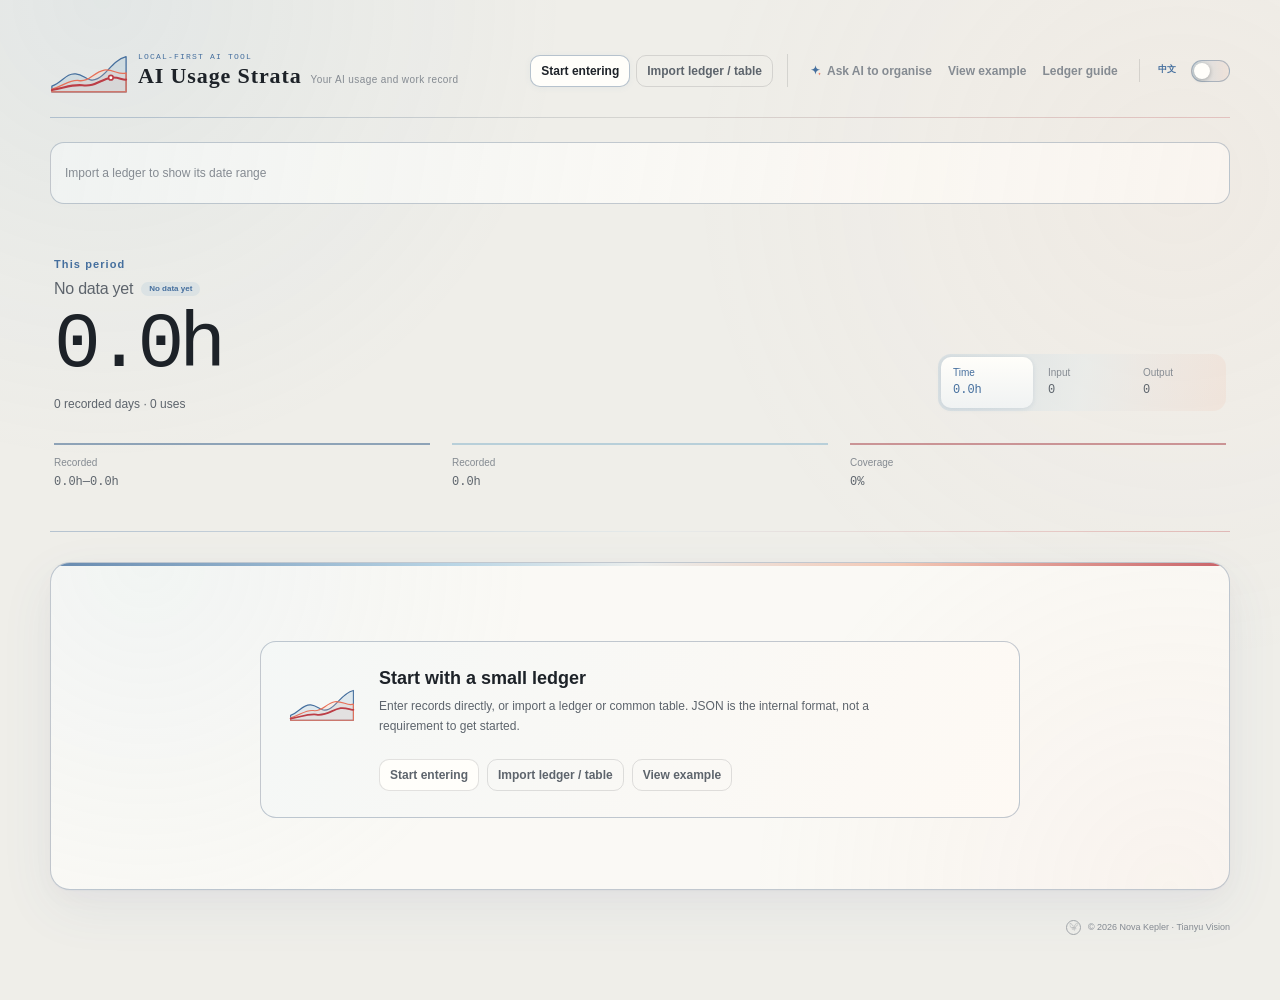
<file: index.html>
<!doctype html>
<html lang="en">
  <head>
    <meta charset="utf-8">
    <meta name="viewport" content="width=device-width, initial-scale=1">
    <meta name="description" content="A local-first AI usage ledger and visual dashboard.">
    <meta name="author" content="Nova Kepler · Tianyu Vision">
    <meta name="copyright" content="© 2026 Nova Kepler · Tianyu Vision">
    <title>AI Usage Strata</title>
    <link rel="stylesheet" href="assets/app.css">
  </head>
  <body>
    <main id="report-root" aria-live="polite"></main>
    <input id="ledger-file" type="file" accept="application/json,.json,text/csv,text/tab-separated-values,.csv,.tsv" hidden>
    <script src="assets/i18n.js"></script>
    <script src="data/demo-ledger.js"></script>
    <script src="assets/public-adapter.js"></script>
    <script src="assets/estimator.js"></script>
    <script src="assets/app.js"></script>
  </body>
</html>
</file>
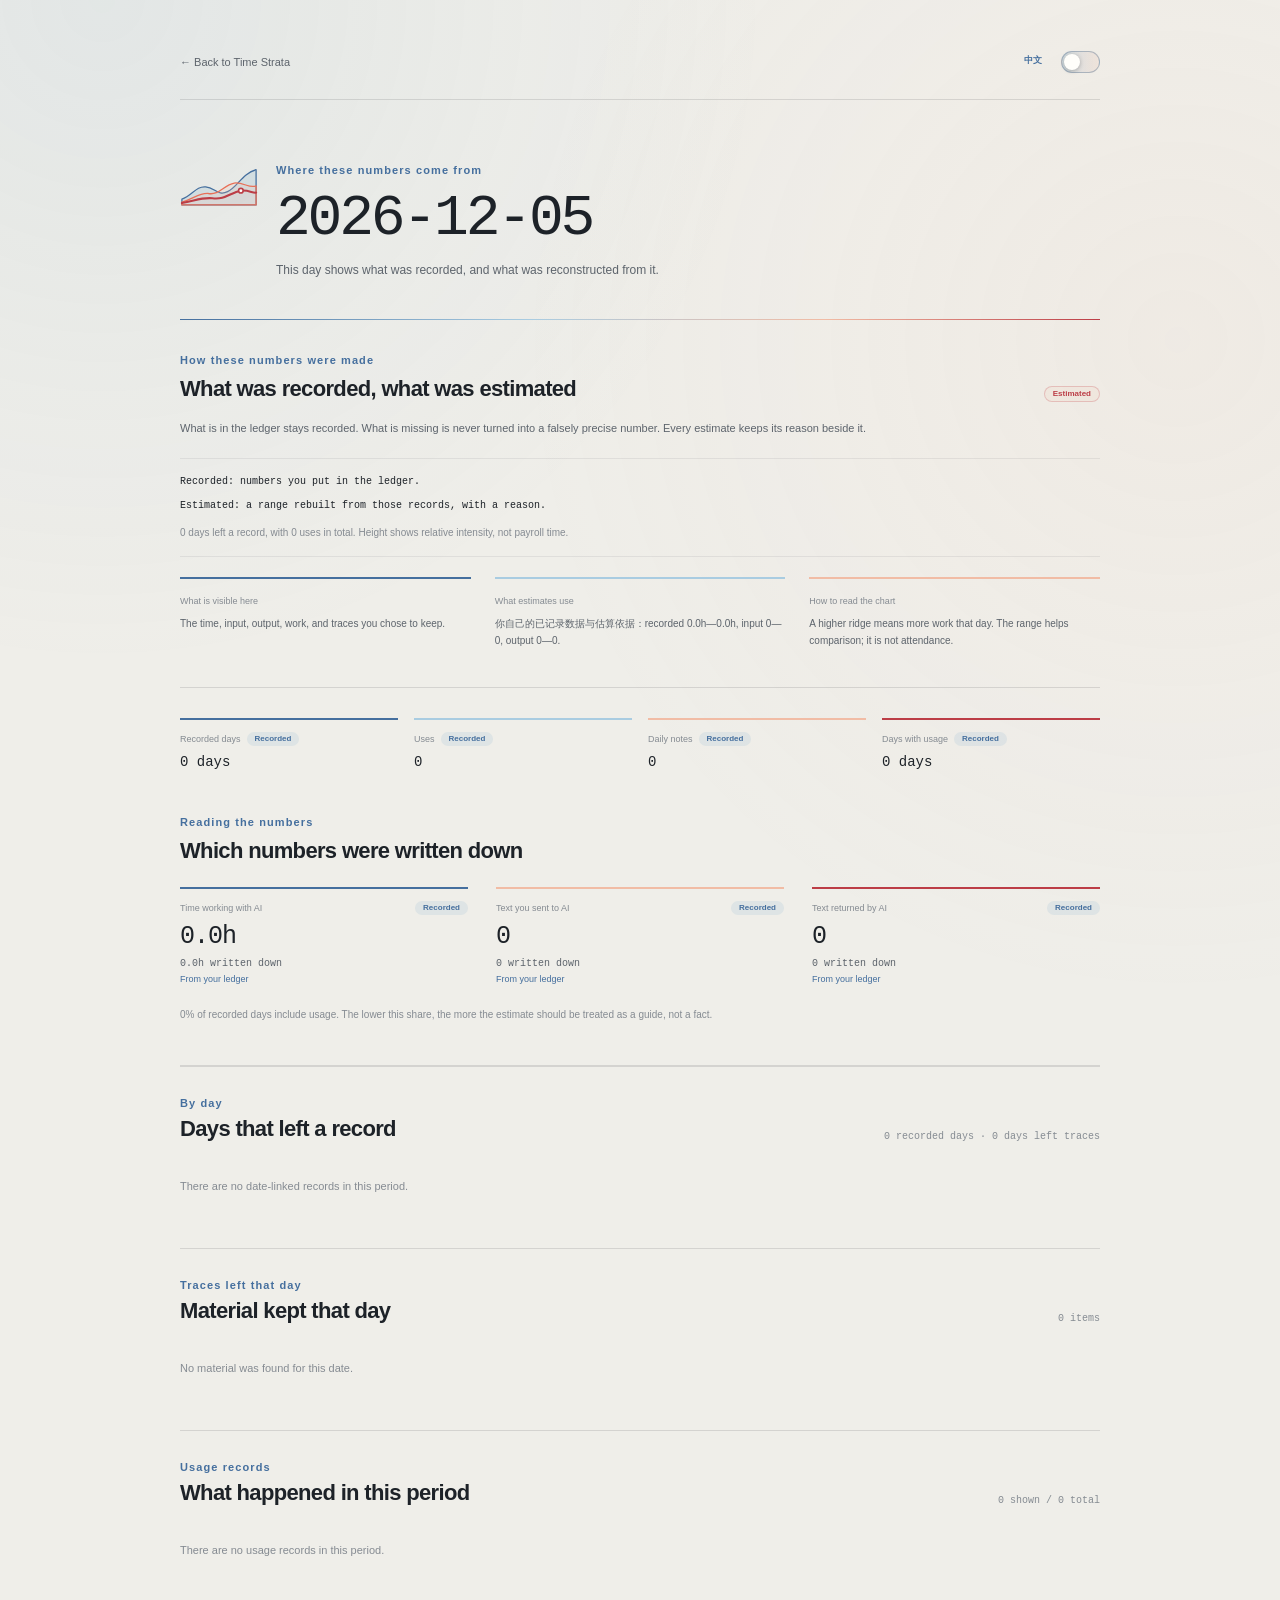
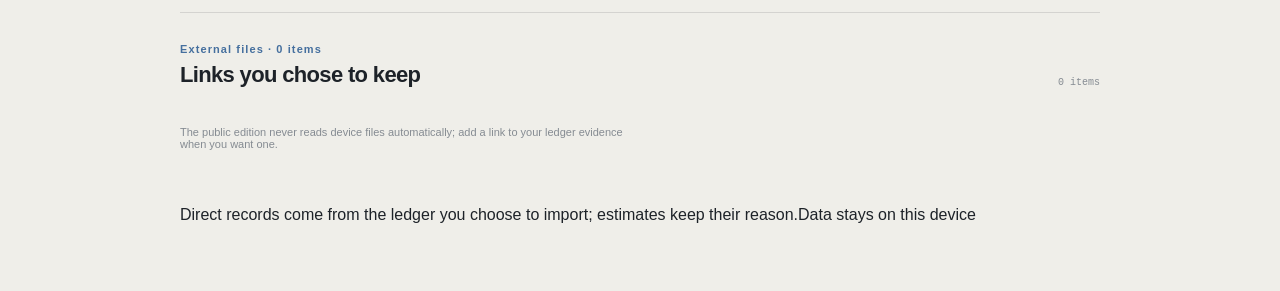
<file: evidence.html>
<!doctype html>
<html lang="zh-CN" data-theme="light">
  <head>
    <meta charset="utf-8">
    <meta name="viewport" content="width=device-width,initial-scale=1">
    <meta name="description" content="Evidence behind an AI Usage Strata ledger view.">
    <title>AI Usage Strata · 记录依据</title>
    <link rel="stylesheet" href="assets/app.css">
  </head>
  <body class="evidence-page">
    <main id="evidence-root"></main>
    <script src="assets/i18n.js"></script>
    <script src="data/demo-ledger.js"></script>
    <script src="assets/public-adapter.js"></script>
    <script src="assets/estimator.js"></script>
    <script src="assets/evidence.js"></script>
  </body>
</html>
</file>
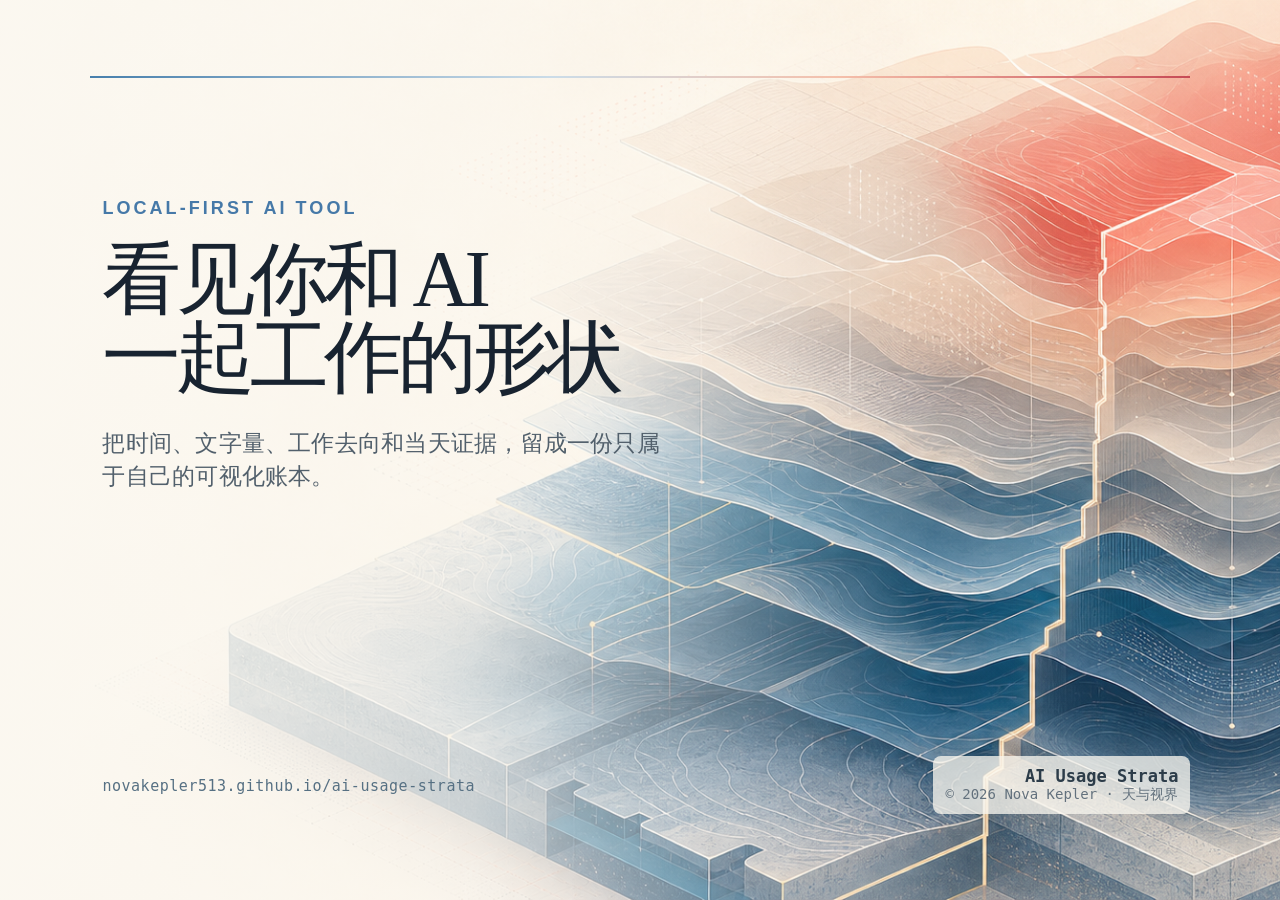
<file: docs/launch/visuals/cover-horizontal.html>
<!doctype html>
<html lang="zh-CN">
<head>
  <meta charset="utf-8">
  <meta name="viewport" content="width=device-width, initial-scale=1">
  <title>AI Usage Strata launch cover</title>
  <style>
    * { box-sizing: border-box; }
    html, body { width: 100%; height: 100%; margin: 0; }
    body { overflow: hidden; background: #f8f4ea; color: #182330; font-family: "PingFang SC", "Noto Sans CJK SC", "Helvetica Neue", Arial, sans-serif; }
    .cover { position: relative; width: 100vw; height: 100vh; overflow: hidden; background: #f8f4ea url("ridge-landscape-background.png") center / cover no-repeat; }
    .cover::after { content: ""; position: absolute; inset: 0; background: linear-gradient(90deg, rgba(251,248,241,.92) 0%, rgba(251,248,241,.72) 37%, rgba(251,248,241,.06) 73%); }
    .line { position: absolute; z-index: 2; top: 8.4%; left: 7%; width: 86%; height: 2px; background: linear-gradient(90deg, #477fac 0%, #cbdce8 42%, #f5c0ab 68%, #c74b56 100%); }
    .copy { position: absolute; z-index: 3; top: 22%; left: 8%; width: 47%; }
    .eyebrow { margin: 0 0 22px; color: #4679a8; font-size: 18px; font-weight: 700; letter-spacing: .17em; }
    h1 { max-width: 760px; margin: 0; font-family: Georgia, "Songti SC", serif; font-size: clamp(58px, 6.2vw, 104px); font-weight: 500; letter-spacing: -.065em; line-height: .98; }
    .sub { max-width: 560px; margin: 30px 0 0; color: #52606c; font-size: clamp(20px, 1.8vw, 30px); line-height: 1.45; letter-spacing: .01em; }
    .url { position: absolute; z-index: 3; left: 8%; bottom: 10%; color: #567083; font-family: ui-monospace, SFMono-Regular, Menlo, monospace; font-size: 15px; letter-spacing: .035em; }
    .brand { position: absolute; z-index: 3; right: 7%; bottom: 8%; padding: 10px 12px; border-radius: 8px; background: rgba(250,247,240,.76); color: #63717d; font-family: ui-monospace, SFMono-Regular, Menlo, monospace; font-size: 14px; text-align: right; }
    .brand b { display: block; color: #2c3c49; font-size: 17px; font-weight: 600; }
  </style>
</head>
<body>
  <main class="cover">
    <div class="line"></div>
    <section class="copy">
      <p class="eyebrow">LOCAL-FIRST AI TOOL</p>
      <h1>看见你和 AI<br>一起工作的形状</h1>
      <p class="sub">把时间、文字量、工作去向和当天证据，留成一份只属于自己的可视化账本。</p>
    </section>
    <p class="url">novakepler513.github.io/ai-usage-strata</p>
    <p class="brand"><b>AI Usage Strata</b>© 2026 Nova Kepler · 天与视界</p>
  </main>
</body>
</html>
</file>
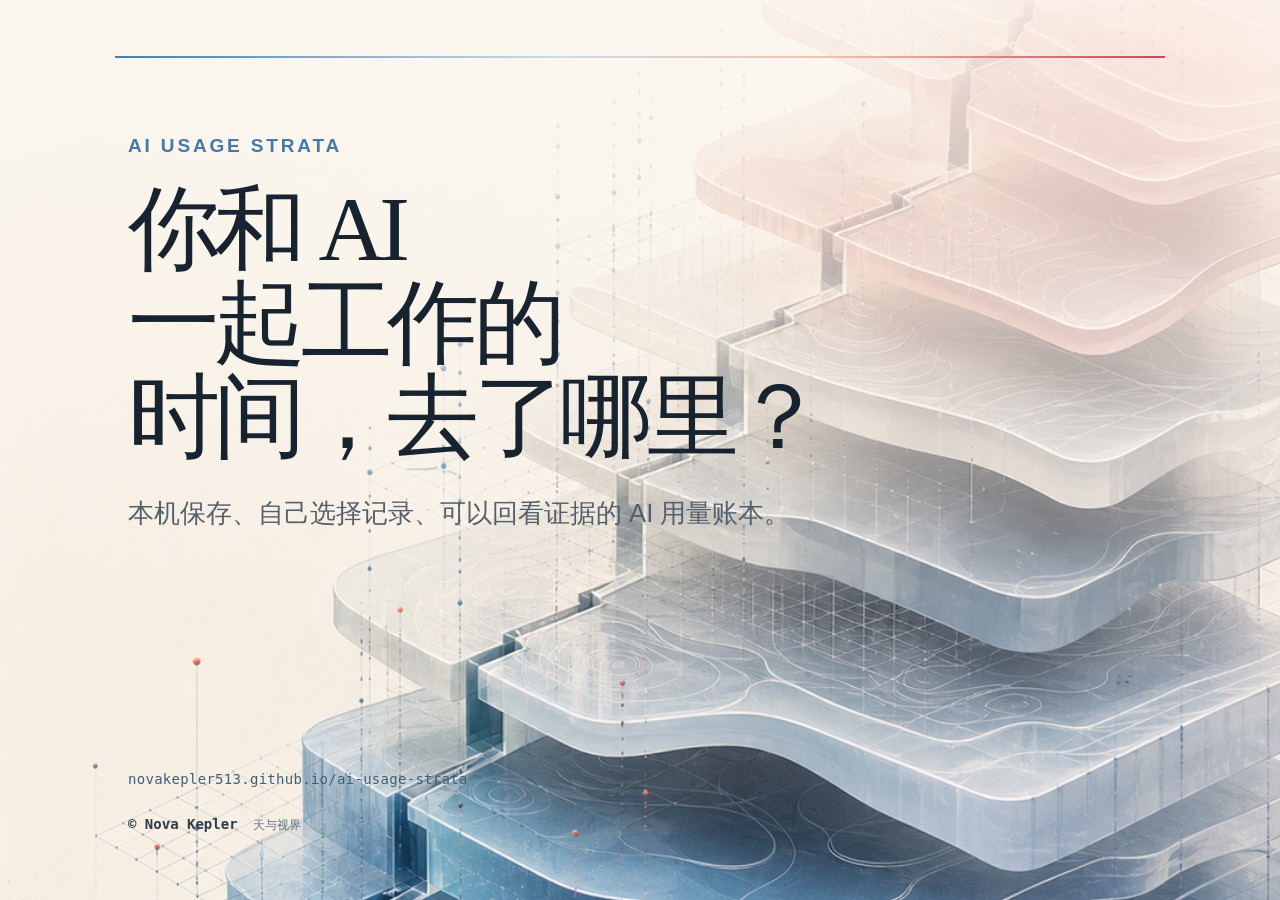
<file: docs/launch/visuals/cover-vertical.html>
<!doctype html>
<html lang="zh-CN">
<head>
  <meta charset="utf-8">
  <meta name="viewport" content="width=device-width, initial-scale=1">
  <title>AI Usage Strata social cover</title>
  <style>
    * { box-sizing: border-box; }
    html, body { width: 100%; height: 100%; margin: 0; }
    body { overflow: hidden; background: #f8f4ea; color: #182330; font-family: "PingFang SC", "Noto Sans CJK SC", "Helvetica Neue", Arial, sans-serif; }
    .cover { position: relative; width: 100vw; height: 100vh; overflow: hidden; background: #f8f4ea url("ridge-portrait-background.png") center / cover no-repeat; }
    .cover::after { content: ""; position: absolute; inset: 0; background: linear-gradient(180deg, rgba(251,248,241,.9) 0%, rgba(251,248,241,.57) 37%, rgba(251,248,241,.05) 69%); }
    .line { position: absolute; z-index: 2; top: 6.2%; left: 9%; width: 82%; height: 2px; background: linear-gradient(90deg, #477fac 0%, #cbdce8 42%, #f5c0ab 68%, #c74b56 100%); }
    .copy { position: absolute; z-index: 3; top: 15%; left: 10%; right: 10%; }
    .eyebrow { margin: 0 0 26px; color: #4679a8; font-size: 19px; font-weight: 700; letter-spacing: .15em; }
    h1 { margin: 0; font-family: Georgia, "Songti SC", serif; font-size: clamp(56px, 7.2vw, 92px); font-weight: 500; letter-spacing: -.06em; line-height: 1.02; }
    .sub { margin: 30px 0 0; color: #52606c; font-size: clamp(20px, 2vw, 27px); line-height: 1.55; }
    .url { position: absolute; z-index: 3; left: 10%; right: 10%; bottom: 11%; color: #3d6079; font-family: ui-monospace, SFMono-Regular, Menlo, monospace; font-size: 14px; letter-spacing: .02em; }
    .brand { position: absolute; z-index: 3; left: 10%; right: 10%; bottom: 6%; color: #63717d; font-family: ui-monospace, SFMono-Regular, Menlo, monospace; font-size: 12px; }
    .brand b { margin-right: 8px; color: #2c3c49; font-size: 14px; font-weight: 600; }
  </style>
</head>
<body>
  <main class="cover">
    <div class="line"></div>
    <section class="copy">
      <p class="eyebrow">AI USAGE STRATA</p>
      <h1>你和 AI<br>一起工作的<br>时间，去了哪里？</h1>
      <p class="sub">本机保存、自己选择记录、可以回看证据的 AI 用量账本。</p>
    </section>
    <p class="url">novakepler513.github.io/ai-usage-strata</p>
    <p class="brand"><b>© Nova Kepler</b> 天与视界</p>
  </main>
</body>
</html>
</file>
<file: assets/app.css>
:root {
  color-scheme: light;
  --bg: #efeee9;
  --paper: #faf9f5;
  --paper-strong: #fffefa;
  --ink: #1d2228;
  --ink-2: #5d646c;
  --ink-3: #858b92;
  --line: rgba(31, 35, 40, 0.13);
  --line-soft: rgba(31, 35, 40, 0.075);
  --cool-strong: #456f9e;
  --cool: #679dc3;
  --mist: #a9cce1;
  --neutral: #e7ebea;
  --peach: #f1bca5;
  --coral: #e87058;
  --warm-strong: #bc3d46;
  --active: var(--cool-strong);
  --active-soft: #e5edf4;
  --time: var(--cool-strong);
  --input: var(--coral);
  --output: var(--warm-strong);
  --m1: var(--cool-strong);
  --m2: var(--cool);
  --m3: var(--mist);
  --m4: var(--peach);
  --m5: var(--coral);
  --m6: var(--warm-strong);
  --shadow: 0 1px 1px rgba(69, 111, 158, 0.04), 0 18px 54px rgba(69, 111, 158, 0.075), 0 8px 24px rgba(188, 61, 70, 0.025);
  --sans: -apple-system, BlinkMacSystemFont, "SF Pro Text", "PingFang SC", sans-serif;
  --mono: "SFMono-Regular", Menlo, monospace;
}

.ledger-action {
  appearance: none;
  border: 1px solid var(--line);
  border-radius: 10px;
  background: var(--paper-strong);
  color: var(--ink-2);
  font: inherit;
  font-size: 12px;
  font-weight: 650;
  line-height: 1;
  padding: 9px 10px;
}

.ledger-action:hover { border-color: var(--cool); color: var(--cool-strong); }
.ledger-action-quiet { background: transparent; }
.ledger-action.ai-action { display: inline-flex; align-items: center; gap: 5px; }
.ai-spark { width: 13px; height: 13px; display: inline-flex; flex: none; }
.ai-spark svg { width: 100%; height: 100%; overflow: visible; }
.ai-spark-main { fill: var(--cool-strong); }
.ai-spark-small { fill: var(--coral); }
.ai-action:hover .ai-spark-main { fill: var(--warm-strong); }
.ai-action:hover .ai-spark-small { fill: var(--cool); }
.language-switch { appearance: none; min-width: 0; padding: 7px 4px; border: 0; background: transparent; color: var(--cool-strong); font-family: var(--mono); font-size: 9px; font-weight: 650; letter-spacing: 0.07em; line-height: 1; cursor: pointer; }
.language-switch:hover { color: var(--warm-strong); }

:root[data-theme="dark"] {
  color-scheme: dark;
  --bg: #151719;
  --paper: #1e2124;
  --paper-strong: #24272a;
  --ink: #f2f0ea;
  --ink-2: #b1b3b5;
  --ink-3: #777b80;
  --line: rgba(255, 255, 255, 0.14);
  --line-soft: rgba(255, 255, 255, 0.075);
  --cool-strong: #78a2c9;
  --cool: #8db9d2;
  --mist: #b4ccd8;
  --neutral: #aeb4b3;
  --peach: #dfaa93;
  --coral: #e37b65;
  --warm-strong: #d45b64;
  --active: var(--cool-strong);
  --active-soft: #283b62;
  --time: var(--cool-strong);
  --input: var(--coral);
  --output: var(--warm-strong);
  --m1: var(--cool-strong);
  --m2: var(--cool);
  --m3: var(--mist);
  --m4: var(--peach);
  --m5: var(--coral);
  --m6: var(--warm-strong);
  --shadow: 0 1px 1px rgba(0, 0, 0, 0.18), 0 16px 44px rgba(0, 0, 0, 0.24), 0 8px 26px rgba(212, 91, 100, 0.04);
}

* { box-sizing: border-box; }
html { background: var(--bg); }
body {
  margin: 0;
  background:
    radial-gradient(circle at 8% 0%, color-mix(in srgb, var(--cool) 9%, transparent) 0, transparent 30%),
    radial-gradient(circle at 92% 18%, color-mix(in srgb, var(--peach) 7%, transparent) 0, transparent 34%),
    var(--bg);
  color: var(--ink);
  font-family: var(--sans);
  -webkit-font-smoothing: antialiased;
}
button, input, summary { font: inherit; }
a { color: inherit; }
button { color: inherit; }
button:focus-visible, input:focus-visible, summary:focus-visible { outline: 3px solid color-mix(in srgb, var(--active) 40%, transparent); outline-offset: 3px; }
.report-shell[data-metric="time"] { --active: var(--time); }
.report-shell[data-metric="input"] { --active: var(--input); }
.report-shell[data-metric="output"] { --active: var(--output); }
.report-shell[data-ledger-state="empty"] .weekly-section,
.report-shell[data-ledger-state="empty"] .evidence-panel { display: none; }

.report-shell { width: min(1180px, calc(100% - 56px)); margin: 0 auto; padding-bottom: 64px; }
.app-bar { height: 94px; display: flex; align-items: center; justify-content: space-between; gap: 24px; border-bottom: 1px solid transparent; border-image: linear-gradient(90deg, color-mix(in srgb, var(--cool-strong) 34%, transparent), var(--line) 48%, color-mix(in srgb, var(--warm-strong) 24%, transparent)) 1; }
.app-identity { display: flex; align-items: center; gap: 10px; }
.strata-sign { width: 78px; height: 54px; display: block; flex: none; overflow: visible; }
.strata-sign svg { width: 100%; height: 100%; display: block; overflow: visible; stroke-linecap: round; stroke-linejoin: round; }
.sign-plane { stroke-width: 1.35; }
.sign-plane-back { fill: color-mix(in srgb, var(--cool) 16%, transparent); stroke: var(--cool-strong); }
.sign-plane-mid { fill: color-mix(in srgb, var(--peach) 18%, transparent); stroke: var(--coral); }
.sign-line-front { fill: none; stroke: var(--warm-strong); stroke-width: 2.2; }
.sign-node { fill: var(--paper-strong); stroke: var(--warm-strong); stroke-width: 1.7; }
.app-wordmark { display: grid; grid-template-columns: auto auto; column-gap: 9px; align-items: baseline; }
.app-wordmark > span { grid-column: 1 / -1; margin-bottom: 2px; color: var(--cool-strong); font-family: var(--mono); font-size: 8px; letter-spacing: 0.15em; text-transform: uppercase; }
.app-wordmark h1 { margin: 0; font-family: "Songti SC", "STSong", serif; font-size: 22px; font-weight: 600; letter-spacing: 0.04em; }
.app-wordmark p { margin: 0; color: var(--ink-3); font-size: 10px; letter-spacing: 0.04em; }
.app-actions { display: flex; align-items: center; justify-content: flex-end; gap: 14px; }
.nav-group { display: flex; align-items: center; gap: 6px; }
.nav-support, .nav-display { padding-left: 14px; border-left: 1px solid var(--line); }
.nav-primary .nav-primary-action { border-color: color-mix(in srgb, var(--cool-strong) 28%, var(--line)); color: var(--ink); box-shadow: 0 1px 7px color-mix(in srgb, var(--cool-strong) 6%, transparent); }
.nav-support { gap: 2px; }
.nav-support .ledger-action { padding-right: 6px; padding-left: 6px; border-color: transparent; color: var(--ink-3); font-weight: 560; }
.nav-support .ledger-action:hover { border-color: transparent; background: color-mix(in srgb, var(--cool) 9%, transparent); color: var(--cool-strong); }
.nav-display { gap: 10px; }
.theme-switch { position: relative; width: 39px; height: 22px; padding: 0; border: 1px solid color-mix(in srgb, var(--cool-strong) 24%, var(--line)); border-radius: 99px; background: linear-gradient(90deg, color-mix(in srgb, var(--cool) 22%, transparent), color-mix(in srgb, var(--peach) 18%, transparent)); cursor: pointer; }
.theme-switch span { position: absolute; top: 2px; left: 2px; width: 16px; height: 16px; border-radius: 50%; background: var(--paper-strong); box-shadow: 0 1px 4px rgba(0, 0, 0, 0.25); transition: transform 180ms ease; }
.theme-switch[aria-pressed="true"] span { transform: translateX(17px); }

main { padding-top: 24px; }
.command-bar { display: grid; grid-template-columns: auto auto 1fr; align-items: end; gap: 22px; min-height: 82px; padding: 12px 14px 13px; border: 1px solid color-mix(in srgb, var(--cool-strong) 18%, var(--line)); border-radius: 14px; background: linear-gradient(100deg, color-mix(in srgb, var(--cool) 7%, var(--paper)) 0%, color-mix(in srgb, var(--paper) 92%, transparent) 48%, color-mix(in srgb, var(--peach) 7%, var(--paper)) 100%); }
.command-bar-empty { display: flex; align-items: center; min-height: 62px; }
.empty-range-reading { margin: 0; color: var(--ink-3); font-size: 12px; }
.range-selectors { display: grid; gap: 7px; }
.range-labels { display: grid; grid-template-columns: 164px 12px 164px; column-gap: 10px; padding-left: 3px; color: var(--ink-3); font-size: 9px; letter-spacing: 0.06em; }
.range-labels span:nth-child(2) { grid-column: 3; }
.range-fields { min-width: 0; display: grid; grid-template-columns: 164px 12px 164px; column-gap: 10px; align-items: center; }
.date-control { position: relative; min-width: 0; }
.date-roller { height: 52px; display: grid; grid-template-columns: repeat(3, 1fr); overflow: hidden; border: 1px solid color-mix(in srgb, var(--cool-strong) 16%, var(--line)); border-radius: 10px; background: linear-gradient(180deg, var(--paper-strong), color-mix(in srgb, var(--neutral) 25%, var(--paper-strong))); }
.date-roller > span { min-width: 0; display: grid; align-items: stretch; text-align: center; border-right: 1px solid color-mix(in srgb, var(--line) 72%, transparent); }
.date-roller > span:last-child { border-right: 0; }
.date-roller .date-value { width: 100%; height: 100%; padding: 0; border: 0; background: transparent; color: var(--ink); font-family: var(--mono); font-size: 11px; font-weight: 500; line-height: 1; white-space: nowrap; cursor: pointer; }
.date-roller .date-value:hover, .date-roller .date-value[aria-expanded="true"] { background: color-mix(in srgb, var(--neutral) 48%, var(--paper-strong)); color: var(--ink); }
.date-roller .date-value:focus-visible { outline: 1px solid color-mix(in srgb, var(--ink-3) 52%, transparent); outline-offset: -3px; }
.date-control.is-open .date-roller { visibility: hidden; }
.date-wheel-panel { position: absolute; z-index: 30; top: -52px; left: 0; width: 100%; overflow: hidden; border: 1px solid color-mix(in srgb, var(--ink-3) 22%, var(--line)); border-radius: 10px; background: color-mix(in srgb, var(--paper-strong) 98%, transparent); box-shadow: 0 14px 30px color-mix(in srgb, var(--ink) 12%, transparent); backdrop-filter: blur(16px); }
.date-wheel-panel::before, .date-wheel-panel::after { position: absolute; z-index: 2; right: 0; left: 0; height: 1px; background: color-mix(in srgb, var(--ink-3) 24%, var(--line)); content: ""; pointer-events: none; }
.date-wheel-panel::before { top: 59px; }
.date-wheel-panel::after { top: 94px; }
.date-wheel-panel[hidden] { display: none; }
.date-wheel-columns { display: grid; grid-template-columns: repeat(3, 1fr); }
.date-wheel-column { min-width: 0; border-right: 1px solid color-mix(in srgb, var(--line) 72%, transparent); }
.date-wheel-column:last-child { border-right: 0; }
.date-wheel-list { height: 154px; overflow-y: auto; background: linear-gradient(180deg, color-mix(in srgb, var(--neutral) 42%, transparent), transparent 34%, transparent 66%, color-mix(in srgb, var(--neutral) 42%, transparent)); scroll-snap-type: y mandatory; scrollbar-width: none; overscroll-behavior: contain; }
.date-wheel-list::-webkit-scrollbar { display: none; }
.date-wheel-list::before, .date-wheel-list::after { display: block; height: 60px; content: ""; }
.date-wheel-list button { width: 100%; height: 34px; padding: 0 4px; border: 0; background: transparent; color: var(--ink-3); font-family: var(--mono); font-size: 11px; font-weight: 500; line-height: 1; scroll-snap-align: center; cursor: pointer; }
.date-wheel-list button:hover { background: color-mix(in srgb, var(--neutral) 42%, transparent); color: var(--ink); }
.date-wheel-list button[aria-selected="true"] { background: transparent; color: var(--ink); font-weight: 500; }
.date-range-alert { position: fixed; z-index: 90; top: 76px; left: 50%; width: max-content; max-width: calc(100vw - 32px); margin: 0; padding: 8px 11px; transform: translateX(-50%); border: 1px solid color-mix(in srgb, var(--warm-strong) 38%, var(--line)); border-radius: 9px; background: color-mix(in srgb, var(--peach) 24%, var(--paper-strong)); box-shadow: 0 8px 24px color-mix(in srgb, var(--ink) 12%, transparent); color: var(--warm-strong); font-size: 10px; line-height: 1.4; }
.date-range-alert[hidden] { display: none; }
.date-control.is-invalid .date-roller, .date-control.is-invalid .date-wheel-panel { border-color: color-mix(in srgb, var(--warm-strong) 58%, var(--line)); animation: date-nudge 220ms ease-out; }
@keyframes date-nudge { 35% { transform: translateX(3px); } 70% { transform: translateX(-2px); } }
.range-fields i { width: 12px; height: 1px; background: var(--line); }
.range-presets { display: flex; gap: 2px; padding: 0 0 4px 8px; border-left: 1px solid var(--line); }
.range-presets button { height: 32px; padding: 0 11px; border: 0; border-radius: 8px; background: transparent; color: var(--ink-2); font-size: 11px; cursor: pointer; }
.range-presets button:hover { background: color-mix(in srgb, var(--cool) 10%, var(--paper-strong)); color: var(--ink); }
.range-presets button[aria-pressed="true"] { background: linear-gradient(135deg, var(--cool-strong), var(--cool)); color: #fff; box-shadow: 0 4px 12px color-mix(in srgb, var(--cool-strong) 18%, transparent); }
.selection-reading { justify-self: end; align-self: center; margin: 14px 4px 0 0; color: var(--ink-3); font-family: var(--mono); font-size: 10px; }

.overview-section { display: grid; grid-template-columns: minmax(0, 1fr) auto; gap: 32px 56px; padding: 54px 4px 42px; border-bottom: 1px solid transparent; border-image: linear-gradient(90deg, color-mix(in srgb, var(--cool-strong) 34%, transparent), var(--neutral) 52%, color-mix(in srgb, var(--warm-strong) 30%, transparent)) 1; }
.overview-header { display: contents; }
.eyebrow { margin: 0 0 10px; color: var(--active); font-size: 11px; font-weight: 650; letter-spacing: 0.1em; }
.metric-heading { display: flex; align-items: center; gap: 8px; margin-bottom: 9px; }
.metric-reading h2 { margin: 0; color: var(--ink-2); font-size: 16px; font-weight: 500; letter-spacing: -0.015em; }
.metric-reading > strong { display: block; max-width: 720px; overflow: hidden; color: var(--ink); font-family: var(--mono); font-size: clamp(46px, 7vw, 78px); font-weight: 500; letter-spacing: -0.065em; line-height: 0.98; text-overflow: ellipsis; white-space: nowrap; }
.metric-reading > p:last-child { margin: 14px 0 0; color: var(--ink-2); font-size: 12px; }
.metric-switch { align-self: end; height: fit-content; display: grid; grid-template-columns: repeat(3, minmax(78px, 1fr)); gap: 3px; padding: 3px; border-radius: 13px; background: linear-gradient(100deg, color-mix(in srgb, var(--cool) 16%, transparent), color-mix(in srgb, var(--neutral) 64%, transparent) 50%, color-mix(in srgb, var(--peach) 18%, transparent)); }
.metric-switch button { min-width: 92px; padding: 10px 12px 11px; border: 0; border-radius: 10px; background: transparent; text-align: left; cursor: pointer; }
.metric-switch button[data-metric="time"] { --button-tone: var(--time); }
.metric-switch button[data-metric="input"] { --button-tone: var(--input); }
.metric-switch button[data-metric="output"] { --button-tone: var(--output); }
.metric-switch button:hover { background: color-mix(in srgb, var(--paper-strong) 78%, transparent); }
.metric-switch button[aria-pressed="true"] { background: linear-gradient(180deg, var(--paper-strong), color-mix(in srgb, var(--button-tone) 8%, var(--paper-strong))); box-shadow: 0 1px 5px color-mix(in srgb, var(--button-tone) 14%, transparent); }
.metric-switch span { display: block; color: var(--ink-3); font-size: 10px; }
.metric-switch b { display: block; margin-top: 5px; color: var(--ink-2); font-family: var(--mono); font-size: 12px; font-weight: 500; }
.metric-switch button[aria-pressed="true"] span, .metric-switch button[aria-pressed="true"] b { color: var(--active); }
.metric-context { grid-column: 1 / -1; align-self: end; display: grid; grid-template-columns: repeat(3, minmax(108px, 1fr)); gap: 22px; }
.metric-context span { min-width: 0; padding-top: 12px; border-top: 2px solid var(--line); }
.metric-context span:nth-child(1) { border-color: color-mix(in srgb, var(--cool-strong) 48%, var(--line)); }
.metric-context span:nth-child(2) { border-color: color-mix(in srgb, var(--mist) 62%, var(--line)); }
.metric-context span:nth-child(3) { border-color: color-mix(in srgb, var(--warm-strong) 42%, var(--line)); }
.metric-context small, .metric-context b { display: block; }
.metric-context small { color: var(--ink-3); font-size: 10px; }
.metric-context b { margin-top: 7px; overflow: hidden; color: var(--ink-2); font-family: var(--mono); font-size: 12px; font-weight: 500; text-overflow: ellipsis; white-space: nowrap; }

.hero-analysis { position: relative; margin-top: 30px; padding: clamp(26px, 3vw, 38px); border: 1px solid color-mix(in srgb, var(--cool-strong) 19%, var(--line)); border-radius: 20px; background: radial-gradient(circle at 8% 0%, color-mix(in srgb, var(--mist) 10%, transparent), transparent 34%), radial-gradient(circle at 95% 100%, color-mix(in srgb, var(--peach) 9%, transparent), transparent 36%), var(--paper); box-shadow: var(--shadow); overflow: hidden; }
.hero-analysis::before { content: ""; position: absolute; top: 0; right: 0; left: 0; height: 3px; background: linear-gradient(90deg, var(--cool-strong), var(--mist) 34%, var(--neutral) 50%, var(--peach) 72%, var(--warm-strong)); opacity: 0.8; }
.chart-intro { display: grid; grid-template-columns: minmax(0, 1fr) auto; align-items: end; gap: 36px; padding-bottom: 20px; border-bottom: 1px solid transparent; border-image: linear-gradient(90deg, color-mix(in srgb, var(--cool-strong) 24%, transparent), var(--line) 50%, color-mix(in srgb, var(--warm-strong) 20%, transparent)) 1; }
.chart-copy h2 { margin: 0; font-size: clamp(22px, 2.7vw, 32px); font-weight: 550; letter-spacing: -0.035em; line-height: 1.18; }
.chart-copy h2 a { text-decoration: none; text-decoration-color: color-mix(in srgb, var(--cool-strong) 35%, transparent); text-underline-offset: 5px; }
.chart-copy h2 a:hover { text-decoration-line: underline; }
.chart-copy > p:last-child { max-width: 720px; margin: 10px 0 0; color: var(--ink-2); font-size: 12px; line-height: 1.6; }
.chart-key { display: grid; justify-items: end; gap: 10px; color: var(--ink-3); font-size: 10px; }
.chart-key > a { color: var(--ink-2); font-family: var(--mono); font-size: 11px; font-weight: 500; text-decoration: none; }
.chart-key > a:hover { color: var(--cool-strong); }
.ridge-legend { display: inline-flex; align-items: center; gap: 8px; white-space: nowrap; }
.ridge-legend i { width: 86px; height: 8px; display: inline-block; border-radius: 99px; background: linear-gradient(90deg, #456f9e 0%, #83b3cf 26%, #e7ebea 50%, #f3b69f 72%, #bc3d46 100%); }
.ridge-legend em { font-style: normal; }
.primary-chart { min-height: 390px; padding-top: 6px; }
.hero-analysis.is-empty .chart-intro { display: none; }
.hero-analysis.is-empty .primary-chart { min-height: 250px; display: grid; place-items: center; }
.empty-ledger-card { width: min(760px, 100%); display: grid; grid-template-columns: 72px minmax(0, 1fr); gap: 18px; align-items: center; padding: 26px 28px; border: 1px solid color-mix(in srgb, var(--cool-strong) 20%, var(--line)); border-radius: 16px; background: linear-gradient(115deg, color-mix(in srgb, var(--cool) 7%, var(--paper-strong)), color-mix(in srgb, var(--peach) 7%, var(--paper-strong))); }
.empty-ledger-card .strata-sign { width: 66px; height: 45px; }
.empty-ledger-card strong { display: block; margin-bottom: 7px; color: var(--ink); font-size: 18px; }
.empty-ledger-card p { max-width: 540px; margin: 0; color: var(--ink-2); font-size: 12px; line-height: 1.7; }
.empty-ledger-actions { grid-column: 2; display: flex; flex-wrap: wrap; gap: 8px; margin-top: 4px; }
.ledger-transition { width: fit-content; max-width: 100%; margin: 0 0 12px; padding: 8px 11px; border: 1px solid color-mix(in srgb, var(--cool-strong) 25%, var(--line)); border-radius: 8px; color: var(--cool-strong); background: color-mix(in srgb, var(--cool) 8%, var(--paper-strong)); font-size: 11px; line-height: 1.4; }
.ledger-transition[hidden] { display: none; }
.ledger-guide { width: min(560px, calc(100% - 32px)); padding: 0; border: 1px solid color-mix(in srgb, var(--cool-strong) 24%, var(--line)); border-radius: 18px; color: var(--ink); background: var(--paper); box-shadow: var(--shadow); }
.ledger-guide::backdrop { background: rgba(20, 29, 35, 0.26); backdrop-filter: blur(3px); }
.ledger-guide > div { padding: 30px; }
.ledger-guide h2 { margin: 0 0 12px; font-size: 24px; }
.ledger-guide p { margin: 0; color: var(--ink-2); font-size: 13px; line-height: 1.7; }
.ledger-minimum { display: grid; gap: 7px; margin-top: 17px; padding: 12px 14px; border-left: 2px solid var(--cool-strong); border-radius: 0 10px 10px 0; background: color-mix(in srgb, var(--cool) 7%, var(--paper-strong)); }
.ledger-minimum span { color: var(--ink-3); font-size: 10px; }
.ledger-minimum code { color: var(--cool-strong); font-family: var(--mono); font-size: 11px; }
.ledger-guide ol { display: grid; gap: 12px; margin: 22px 0 26px; padding: 0; list-style: none; counter-reset: steps; }
.ledger-guide li { position: relative; min-height: 42px; padding-left: 42px; counter-increment: steps; }
.ledger-guide li::before { content: counter(steps); position: absolute; top: 0; left: 0; display: grid; width: 26px; height: 26px; place-items: center; border-radius: 50%; color: var(--cool-strong); background: color-mix(in srgb, var(--cool) 16%, var(--paper-strong)); font-family: var(--mono); font-size: 11px; }
.ledger-guide li strong, .ledger-guide li span { display: block; }
.ledger-guide li strong { margin-bottom: 2px; font-size: 13px; }
.ledger-guide li span { color: var(--ink-2); font-size: 12px; line-height: 1.5; }
.ledger-guide .guide-export { margin: -4px 0 20px; padding-top: 15px; border-top: 1px solid var(--line); font-size: 12px; }
.ledger-guide .guide-export + .ledger-action { margin-right: 8px; }
.ai-intake { width: min(760px, calc(100% - 32px)); max-height: min(800px, calc(100vh - 32px)); padding: 0; overflow: auto; border: 1px solid color-mix(in srgb, var(--cool-strong) 24%, var(--line)); border-radius: 18px; color: var(--ink); background: var(--paper); box-shadow: var(--shadow); }
.ai-intake::backdrop { background: rgba(20, 29, 35, 0.26); backdrop-filter: blur(3px); }
.ai-intake > div { position: relative; padding: 30px; }
.ai-intake h2 { max-width: 540px; margin: 0 0 10px; font-size: 24px; letter-spacing: -0.03em; }
.ai-intake > div > p:not(.eyebrow) { max-width: 590px; margin: 0; color: var(--ink-2); font-size: 13px; line-height: 1.7; }
.ai-route-switch { display: inline-flex; margin-top: 20px; padding: 3px; border: 1px solid color-mix(in srgb, var(--cool-strong) 14%, var(--line)); border-radius: 10px; background: color-mix(in srgb, var(--paper-strong) 82%, transparent); }
.ai-route-switch button { min-height: 34px; padding: 0 12px; border: 0; border-radius: 7px; color: var(--ink-2); background: transparent; font: inherit; font-size: 12px; cursor: pointer; }
.ai-route-switch button[aria-pressed="true"] { color: #fff; background: linear-gradient(135deg, var(--cool-strong), var(--cool)); box-shadow: 0 3px 10px color-mix(in srgb, var(--cool-strong) 18%, transparent); }
.ai-route-switch button:disabled { color: var(--ink-3); cursor: not-allowed; opacity: 0.52; }
.ai-route-copy { margin-top: 18px; padding: 15px 16px; border: 1px solid var(--line); border-radius: 12px; background: linear-gradient(115deg, color-mix(in srgb, var(--cool) 5%, var(--paper-strong)), color-mix(in srgb, var(--peach) 5%, var(--paper-strong))); }
.ai-route-copy > strong, .ai-route-copy > p { display: block; }
.ai-route-copy > strong { font-size: 13px; }
.ai-route-copy > p { margin: 5px 0 0; color: var(--ink-2); font-size: 11px; line-height: 1.6; }
.ai-safety { display: grid; gap: 4px; margin-top: 13px; padding-top: 12px; border-top: 1px solid var(--line); }
.ai-safety b { color: var(--cool-strong); font-size: 10px; }
.ai-safety span { color: var(--ink-3); font-size: 10px; line-height: 1.6; }
.ai-platform { display: grid; gap: 6px; margin-top: 16px; }
.ai-platform > span, .ai-prompt > span { color: var(--ink-3); font-size: 10px; }
.ai-platform select { min-height: 38px; padding: 0 10px; border: 1px solid var(--line); border-radius: 9px; color: var(--ink); background: var(--paper-strong); font: inherit; font-size: 12px; }
.ai-confirm { display: flex; align-items: flex-start; gap: 9px; margin-top: 14px; padding: 11px 12px; border-left: 2px solid var(--coral); border-radius: 0 10px 10px 0; color: var(--ink-2); background: color-mix(in srgb, var(--peach) 9%, var(--paper-strong)); font-size: 11px; line-height: 1.55; }
.ai-confirm input { width: 15px; height: 15px; flex: none; margin: 1px 0 0; accent-color: var(--cool-strong); }
.ai-confirm[hidden] { display: none; }
.ai-prompt { display: grid; gap: 6px; margin-top: 16px; }
.ai-prompt textarea { width: 100%; min-height: 210px; resize: vertical; padding: 12px; border: 1px solid var(--line); border-radius: 10px; color: var(--ink-2); background: color-mix(in srgb, var(--paper-strong) 88%, transparent); font-family: var(--mono); font-size: 10px; line-height: 1.55; }
.ai-status { min-height: 17px; margin: 9px 0 -2px; color: var(--cool-strong); font-size: 10px; line-height: 1.5; }
.ai-actions { margin-top: 10px; }
.ai-actions button:disabled { color: var(--ink-3); cursor: not-allowed; opacity: 0.54; }
.ledger-builder { width: min(900px, calc(100% - 32px)); max-height: min(800px, calc(100vh - 32px)); padding: 0; overflow: auto; border: 1px solid color-mix(in srgb, var(--cool-strong) 24%, var(--line)); border-radius: 18px; color: var(--ink); background: var(--paper); box-shadow: var(--shadow); }
.ledger-builder::backdrop { background: rgba(20, 29, 35, 0.26); backdrop-filter: blur(3px); }
.ledger-builder > div { position: relative; padding: 30px; }
.ledger-builder h2 { margin: 0 0 10px; font-size: 24px; letter-spacing: -0.03em; }
.ledger-builder > div > p:not(.eyebrow) { margin: 0; color: var(--ink-2); font-size: 13px; line-height: 1.7; }
.builder-close { position: absolute; top: 18px; right: 18px; width: 24px; height: 24px; padding: 0; border: 0; color: var(--ink-3); background: transparent; font-size: 24px; font-weight: 300; line-height: 20px; cursor: pointer; }
.builder-close:hover { color: var(--warm-strong); }
.builder-close:focus-visible { outline: 2px solid var(--cool-strong); outline-offset: 3px; border-radius: 2px; }
.builder-name { display: grid; gap: 6px; margin: 20px 0 12px; }
.builder-name > span, .builder-row label > span { color: var(--ink-3); font-size: 10px; }
.builder-name input, .builder-row input { width: 100%; min-width: 0; box-sizing: border-box; border: 1px solid var(--line); border-radius: 8px; outline: none; background: var(--paper-strong); color: var(--ink); font: 12px var(--mono); }
.builder-name input { height: 38px; padding: 0 11px; }
.builder-name input:focus, .builder-row input:focus { border-color: var(--cool-strong); box-shadow: 0 0 0 3px color-mix(in srgb, var(--cool) 15%, transparent); }
.builder-rows { display: grid; gap: 8px; }
.builder-row { display: grid; grid-template-columns: 1.05fr .62fr 1fr 1fr 1fr 1.35fr 28px; gap: 8px; align-items: end; padding: 12px; border: 1px solid var(--line-soft); border-radius: 12px; background: linear-gradient(110deg, color-mix(in srgb, var(--cool) 4%, var(--paper-strong)), color-mix(in srgb, var(--peach) 4%, var(--paper-strong))); }
.builder-row label { min-width: 0; display: grid; gap: 5px; }
.builder-row input { height: 34px; padding: 0 8px; }
.builder-remove { width: 28px; height: 28px; margin-bottom: 3px; border: 0; border-radius: 7px; color: var(--ink-3); background: transparent; font-size: 18px; line-height: 1; cursor: pointer; }
.builder-remove:hover { color: var(--warm-strong); background: color-mix(in srgb, var(--peach) 14%, transparent); }
.builder-table-hint { margin: 13px 0 0 !important; padding-top: 13px; border-top: 1px solid var(--line); color: var(--ink-3) !important; font-size: 10px !important; }
.builder-actions { display: flex; flex-wrap: wrap; gap: 8px; margin-top: 16px; }
.table-review { width: min(900px, calc(100% - 32px)); max-height: min(800px, calc(100vh - 32px)); padding: 0; overflow: auto; border: 1px solid color-mix(in srgb, var(--cool-strong) 24%, var(--line)); border-radius: 18px; color: var(--ink); background: var(--paper); box-shadow: var(--shadow); }
.table-review::backdrop { background: rgba(20, 29, 35, 0.26); backdrop-filter: blur(3px); }
.table-review > div { position: relative; padding: 30px; }
.table-review h2 { margin: 0 0 10px; font-size: 24px; letter-spacing: -0.03em; }
.table-review > div > p:not(.eyebrow) { margin: 0; color: var(--ink-2); font-size: 13px; line-height: 1.7; }
.table-file { margin-top: 14px !important; color: var(--cool-strong) !important; font-family: var(--mono); font-size: 10px !important; }
.table-mapping { display: grid; grid-template-columns: repeat(4, minmax(0, 1fr)); gap: 10px; margin-top: 18px; }
.table-mapping label { display: grid; gap: 6px; min-width: 0; }
.table-mapping span { color: var(--ink-3); font-size: 10px; }
.table-mapping select { width: 100%; min-width: 0; height: 36px; padding: 0 8px; border: 1px solid var(--line); border-radius: 8px; outline: none; background: var(--paper-strong); color: var(--ink); font: 11px var(--mono); }
.table-mapping select:focus { border-color: var(--cool-strong); box-shadow: 0 0 0 3px color-mix(in srgb, var(--cool) 15%, transparent); }
.table-date-rule { margin-top: 15px !important; padding-top: 14px; border-top: 1px solid var(--line); color: var(--ink-3) !important; font-size: 10px !important; }
.table-status { min-height: 16px; margin-top: 6px !important; color: var(--warm-strong) !important; font-size: 10px !important; }
.table-preview { margin-top: 17px; }
.table-preview > strong { display: block; margin-bottom: 8px; font-size: 11px; }
.table-preview-scroll { overflow: auto; border: 1px solid var(--line-soft); border-radius: 10px; }
.table-preview table { width: 100%; min-width: 560px; border-collapse: collapse; font-size: 10px; }
.table-preview th, .table-preview td { max-width: 160px; padding: 9px 10px; overflow: hidden; border-bottom: 1px solid var(--line-soft); text-align: left; text-overflow: ellipsis; white-space: nowrap; }
.table-preview th { color: var(--ink-3); background: color-mix(in srgb, var(--cool) 5%, var(--paper-strong)); font-weight: 500; }
.table-preview tr:last-child td { border-bottom: 0; }
.waterfall-model { position: relative; height: clamp(400px, 43vw, 500px); overflow: hidden; }
#waterfall-canvas { width: 100%; height: 100%; display: block; cursor: grab; touch-action: none; }
#waterfall-canvas.is-dragging { cursor: grabbing; }
#waterfall-canvas.has-point { cursor: pointer; }
.view-presets { position: absolute; z-index: 2; top: 12px; right: 8px; display: flex; align-items: center; gap: 2px; padding: 4px; border: 1px solid color-mix(in srgb, var(--mist) 24%, transparent); border-radius: 10px; background: color-mix(in srgb, var(--paper) 82%, transparent); backdrop-filter: blur(9px); }
.view-presets button { height: 28px; padding: 0 9px; border: 0; border-radius: 7px; background: transparent; color: var(--ink-2); font-size: 10px; cursor: pointer; }
.view-presets button:hover { background: color-mix(in srgb, var(--cool) 9%, transparent); color: var(--ink); }
.view-presets button[aria-pressed="true"] { background: linear-gradient(135deg, var(--cool-strong), var(--cool)); color: #fff; }
.model-hud { position: absolute; right: 8px; bottom: 8px; left: 8px; display: flex; align-items: center; justify-content: space-between; gap: 16px; pointer-events: none; }
.model-hud span { padding: 7px 10px; border: 1px solid color-mix(in srgb, var(--mist) 28%, transparent); border-radius: 8px; background: linear-gradient(100deg, color-mix(in srgb, var(--cool) 8%, var(--paper)), color-mix(in srgb, var(--peach) 7%, var(--paper))); color: var(--ink-3); font-size: 11px; backdrop-filter: blur(8px); }
.model-hud button { height: 32px; padding: 0 12px; border: 1px solid color-mix(in srgb, var(--cool-strong) 26%, var(--line)); border-radius: 8px; background: linear-gradient(180deg, var(--paper-strong), color-mix(in srgb, var(--mist) 18%, var(--paper-strong))); color: var(--ink-2); font-size: 11px; cursor: pointer; pointer-events: auto; backdrop-filter: blur(8px); }
.model-hud button:hover { color: var(--ink); border-color: color-mix(in srgb, var(--ink) 24%, transparent); }

.weekly-section { padding: 64px 4px 48px; }
.section-header { margin-bottom: 20px; padding-bottom: 17px; border-bottom: 1px solid transparent; border-image: linear-gradient(90deg, color-mix(in srgb, var(--cool-strong) 28%, transparent), var(--neutral) 50%, color-mix(in srgb, var(--warm-strong) 24%, transparent)) 1; }
.section-header .eyebrow { margin-bottom: 7px; }
.section-header h2 { margin: 0; font-size: 27px; font-weight: 550; letter-spacing: -0.035em; }
.section-header p:last-child { margin: 9px 0 0; color: var(--ink-2); font-size: 12px; line-height: 1.55; }
.module-legend { display: grid; gap: 10px; margin-bottom: 20px; color: var(--ink-2); font-size: 11px; }
.module-toolbar { display: flex; align-items: center; justify-content: space-between; gap: 16px; }
.module-toolbar p, .module-reading { margin: 0; color: var(--ink-3); font-size: 10px; line-height: 1.5; }
.module-toolbar button { height: 26px; padding: 0 9px; border: 1px solid color-mix(in srgb, var(--cool-strong) 20%, var(--line)); border-radius: 7px; background: transparent; color: var(--cool-strong); font-size: 10px; cursor: pointer; }
.module-toolbar button:hover { background: color-mix(in srgb, var(--cool) 9%, var(--paper)); }
.module-filters { display: flex; flex-wrap: wrap; gap: 7px; }
.module-filter { min-height: 31px; display: inline-flex; align-items: center; gap: 6px; padding: 0 9px; border: 1px solid color-mix(in srgb, var(--tone) 24%, var(--line)); border-radius: 8px; background: color-mix(in srgb, var(--tone) 5%, var(--paper)); color: var(--ink-2); cursor: pointer; }
.module-filter:hover { border-color: color-mix(in srgb, var(--tone) 56%, var(--line)); }
.module-filter[aria-pressed="false"] { opacity: 0.4; filter: saturate(0.45); }
.module-filter i { width: 9px; height: 9px; display: inline-block; border-top: 1px solid var(--tone); border-radius: 1px; background: color-mix(in srgb, var(--tone) 52%, var(--paper)); }
.module-filter span { font-size: 10px; }
.module-filter b { color: var(--ink); font-family: var(--mono); font-size: 10px; font-weight: 500; }
.tone-1 { --tone: var(--m1); }
.tone-2 { --tone: var(--m2); }
.tone-3 { --tone: var(--m3); }
.tone-4 { --tone: var(--m4); }
.tone-5 { --tone: var(--m5); }
.tone-6 { --tone: var(--m6); }
.week-table-head, .week-row { display: grid; grid-template-columns: 142px 108px minmax(300px, 1fr); align-items: center; gap: 26px; }
.week-table-head { height: 40px; padding: 0 12px; border-top: 1px solid var(--line); border-bottom: 1px solid var(--line); color: var(--ink-3); font-size: 10px; }
.week-row { min-height: 78px; padding: 14px 12px; border-bottom: 1px solid var(--line-soft); }
.week-row:hover { background: linear-gradient(90deg, color-mix(in srgb, var(--cool) 5%, transparent), transparent 45%, color-mix(in srgb, var(--peach) 5%, transparent)); }
.week-label { display: grid; gap: 5px; text-decoration: none; }
.week-label:hover strong { color: var(--cool-strong); }
.week-label strong { font-family: var(--mono); font-size: 12px; font-weight: 500; }
.week-label small { color: var(--ink-3); font-size: 10px; }
.week-metric { color: var(--ink); font-family: var(--mono); font-size: 13px; font-weight: 550; }
.week-allocation { min-width: 0; display: grid; grid-template-columns: minmax(180px, 1fr) 138px; align-items: center; gap: 16px; }
.week-allocation small { overflow: hidden; color: var(--ink-2); font-size: 10px; text-overflow: ellipsis; white-space: nowrap; }
.week-scale { position: relative; min-width: 0; height: 22px; }
.week-scale::after { content: ""; position: absolute; z-index: 0; right: 0; bottom: 2px; left: 0; height: 1px; background: linear-gradient(90deg, var(--line), color-mix(in srgb, var(--line-soft) 45%, transparent)); }
.week-track { position: relative; z-index: 1; width: var(--magnitude); min-width: 0; height: 20px; display: flex; align-items: flex-end; gap: 1px; overflow: hidden; }
.week-segment { flex: var(--share) 1 0; min-width: 2px; height: 18px; border-top: 1px solid var(--tone); background: color-mix(in srgb, var(--tone) 58%, var(--paper)); }
.week-empty { width: 100%; height: 1px; margin-bottom: 1px; background: var(--line); }
.empty-state { margin: 0; padding: 30px; color: var(--ink-3); font-size: 11px; text-align: center; }

.evidence-panel { border-top: 1px solid var(--line); border-bottom: 1px solid var(--line); }
.evidence-panel summary { min-height: 50px; display: flex; align-items: center; justify-content: space-between; gap: 20px; padding: 0 4px; cursor: pointer; list-style-position: inside; }
.evidence-panel summary span { font-size: 12px; font-weight: 550; }
.evidence-panel summary small { margin-left: auto; color: var(--ink-3); font-size: 10px; }
.evidence-list { border-top: 1px solid var(--line); }
.evidence-row { display: grid; grid-template-columns: 170px 58px 1fr; gap: 14px; align-items: start; padding: 13px 4px; border-bottom: 1px solid var(--line-soft); }
.evidence-row strong { font-size: 11px; font-weight: 550; }
.evidence-row span { width: fit-content; padding: 2px 7px; border-radius: 99px; font-size: 9px; }
.evidence-row p { margin: 0; color: var(--ink-2); font-size: 11px; line-height: 1.6; }
.evidence-measured span { color: var(--cool-strong); background: color-mix(in srgb, var(--cool) 13%, transparent); }
.evidence-estimated span { color: var(--warm-strong); background: color-mix(in srgb, var(--peach) 15%, transparent); }
.method-copy { padding: 14px 4px 18px; color: var(--ink-3); }
.method-copy p { margin: 5px 0; font-size: 10px; line-height: 1.6; }
.app-footer { display: flex; justify-content: flex-end; padding-top: 28px; color: var(--ink-3); font-size: 9px; }
.footer-credit { display: inline-flex; align-items: center; gap: 5px; }
.copyright-trigger { width: 18px; height: 18px; display: grid; place-items: center; padding: 0; border: 0; border-radius: 50%; background: transparent; color: inherit; cursor: pointer; opacity: .72; }
.copyright-trigger:hover { color: var(--ink-2); opacity: 1; }
.butterfly-seal { width: 15px; height: 15px; display: grid; place-items: center; border: 1px solid currentColor; border-radius: 50%; color: currentColor; background: transparent; }
.butterfly-seal i { display: block; width: 10px; height: 10px; background: currentColor; -webkit-mask: url("identity/handdrawn-butterfly-v2.png") center / contain no-repeat; mask: url("identity/handdrawn-butterfly-v2.png") center / contain no-repeat; }
.copyright-dialog { width: min(360px, calc(100vw - 32px)); padding: 0; border: 0; background: transparent; color: var(--ink); }
.copyright-dialog::backdrop { background: color-mix(in srgb, var(--ink) 38%, transparent); backdrop-filter: blur(5px); }
.copyright-sheet { position: relative; padding: 26px; border: 1px solid color-mix(in srgb, var(--cool-strong) 24%, var(--line)); border-radius: 16px; background: var(--paper); box-shadow: var(--shadow); }
.copyright-sheet h2 { margin: 0; font-size: 20px; font-weight: 560; letter-spacing: -0.03em; }
.copyright-sheet > p { margin: 10px 0 0; color: var(--ink-2); font-family: var(--mono); font-size: 10px; line-height: 1.6; }
.copyright-sheet .copyright-credit { color: var(--ink); }
.copyright-sheet .copyright-note { margin-top: 7px; }
.copyright-links { display: grid; gap: 7px; margin-top: 20px; padding-top: 14px; border-top: 1px solid var(--line-soft); }
.copyright-links a { width: fit-content; color: var(--cool-strong); font-size: 11px; line-height: 1.45; text-decoration: none; }
.copyright-links a::after { content: " ↗"; color: var(--ink-3); }
.copyright-links a[href="LICENSE"]::after { content: " ↓"; }
.copyright-links a:hover { color: var(--warm-strong); }
.dialog-close { position: absolute; top: 14px; right: 15px; width: 24px; height: 24px; padding: 0; border: 0; background: transparent; color: var(--ink-3); font-size: 22px; line-height: 1; cursor: pointer; }
.dialog-close:hover { color: var(--ink); }

.evidence-shell { width: min(920px, calc(100% - 48px)); margin: 0 auto; padding-bottom: 64px; }
.evidence-topbar { height: 76px; display: flex; align-items: center; justify-content: space-between; border-bottom: 1px solid var(--line); }
.evidence-back { color: var(--ink-2); font-size: 11px; text-decoration: none; }
.evidence-back:hover { color: var(--cool-strong); }
.evidence-hero { position: relative; padding: 64px 0 42px 96px; border-bottom: 1px solid transparent; border-image: linear-gradient(90deg, var(--cool-strong), var(--mist) 38%, var(--peach) 70%, var(--warm-strong)) 1; }
.strata-sign-small { position: absolute; top: 57px; left: 0; }
.evidence-hero h1 { margin: 0; font-family: var(--mono); font-size: clamp(34px, 6vw, 58px); font-weight: 500; letter-spacing: -0.055em; }
.evidence-hero > p:last-child { margin: 12px 0 0; color: var(--ink-2); font-size: 12px; }
.evidence-method { padding: 34px 0 38px; border-bottom: 1px solid var(--line); }
.evidence-method > header, .estimate-results > header { display: flex; align-items: flex-end; justify-content: space-between; gap: 20px; }
.evidence-method h2, .estimate-results h2 { margin: 0; font-size: 22px; font-weight: 550; letter-spacing: -0.03em; }
.evidence-status { width: fit-content; display: inline-flex; align-items: center; padding: 3px 8px; border-radius: 99px; font-size: 8px; font-style: normal; font-weight: 550; line-height: 1; white-space: nowrap; }
.evidence-confirmed { color: var(--cool-strong); background: color-mix(in srgb, var(--cool) 12%, transparent); }
.evidence-estimate { color: var(--warm-strong); border: 1px solid color-mix(in srgb, var(--warm-strong) 24%, transparent); background: color-mix(in srgb, var(--peach) 11%, transparent); }
.model-lead { max-width: 760px; margin: 17px 0 20px; color: var(--ink-2); font-size: 11px; line-height: 1.75; }
.model-formula { display: grid; gap: 8px; padding: 15px 0; border-top: 1px solid var(--line-soft); border-bottom: 1px solid var(--line-soft); }
.model-formula code { color: var(--ink); font-family: var(--mono); font-size: 10px; line-height: 1.6; white-space: normal; }
.model-formula p { margin: 3px 0 0; color: var(--ink-3); font-size: 10px; line-height: 1.6; }
.model-inputs { display: grid; grid-template-columns: repeat(3, 1fr); gap: 24px; padding-top: 20px; }
.model-inputs > div { padding-top: 11px; border-top: 2px solid var(--line); }
.model-inputs > div:nth-child(1) { border-color: var(--cool-strong); }
.model-inputs > div:nth-child(2) { border-color: var(--mist); }
.model-inputs > div:nth-child(3) { border-color: var(--peach); }
.model-inputs small { color: var(--ink-3); font-size: 9px; }
.model-inputs p { margin: 7px 0 0; color: var(--ink-2); font-size: 10px; line-height: 1.7; }
.evidence-metrics { display: grid; grid-template-columns: repeat(4, 1fr); gap: 16px; padding: 30px 0 46px; }
.evidence-metrics span { min-width: 0; padding-top: 12px; border-top: 2px solid var(--line); }
.evidence-metrics span:nth-child(1) { border-color: var(--cool-strong); }
.evidence-metrics span:nth-child(2) { border-color: var(--mist); }
.evidence-metrics span:nth-child(3) { border-color: var(--peach); }
.evidence-metrics span:nth-child(4) { border-color: var(--warm-strong); }
.evidence-metrics small, .evidence-metrics b { display: block; }
.evidence-metrics small { color: var(--ink-3); font-size: 9px; }
.evidence-facts small { display: flex; flex-wrap: wrap; align-items: center; gap: 6px; }
.evidence-facts small .evidence-status { display: inline-flex; }
.evidence-metrics b { margin-top: 8px; overflow: hidden; font-family: var(--mono); font-size: 14px; font-weight: 500; text-overflow: ellipsis; white-space: nowrap; }
.estimate-results { padding: 0 0 42px; border-bottom: 1px solid var(--line); }
.estimate-grid { display: grid; grid-template-columns: repeat(3, 1fr); gap: 28px; margin-top: 23px; }
.estimate-grid article { padding-top: 12px; border-top: 2px solid var(--line); }
.estimate-grid article:nth-child(1) { border-color: var(--cool-strong); }
.estimate-grid article:nth-child(2) { border-color: var(--peach); }
.estimate-grid article:nth-child(3) { border-color: var(--warm-strong); }
.estimate-grid small, .estimate-grid strong, .estimate-grid i { display: block; }
.estimate-grid small { display: flex; align-items: center; justify-content: space-between; gap: 8px; color: var(--ink-3); font-size: 9px; }
.estimate-grid small .evidence-status { display: inline-flex; }
.estimate-grid strong { margin-top: 7px; font-family: var(--mono); font-size: 25px; font-weight: 500; letter-spacing: -0.04em; }
.estimate-grid p { margin: 7px 0 0; color: var(--ink-2); font-family: var(--mono); font-size: 10px; }
.estimate-grid i { margin-top: 5px; color: var(--cool-strong); font-size: 9px; font-style: normal; }
.coverage-note { margin: 22px 0 0; color: var(--ink-3); font-size: 10px; line-height: 1.7; }
.evidence-section { padding: 30px 0 38px; border-top: 1px solid var(--line); }
.evidence-section > header { display: grid; grid-template-columns: 1fr auto; align-items: end; gap: 4px 24px; margin-bottom: 20px; }
.evidence-section header .eyebrow { grid-column: 1 / -1; margin-bottom: 3px; }
.evidence-section h2 { margin: 0; font-size: 22px; font-weight: 550; letter-spacing: -0.03em; }
.evidence-section header > span { color: var(--ink-3); font-family: var(--mono); font-size: 10px; }
.evidence-links, .file-list { display: grid; grid-template-columns: repeat(2, minmax(0, 1fr)); gap: 1px 24px; }
.evidence-links a, .file-list a, .evidence-link-static { min-width: 0; display: grid; gap: 5px; padding: 12px 0; border-bottom: 1px solid var(--line-soft); text-decoration: none; }
.evidence-links a:hover span, .file-list a:hover span { color: var(--cool-strong); }
.evidence-links span, .file-list span { overflow: hidden; font-size: 11px; text-overflow: ellipsis; white-space: nowrap; }
.evidence-links small, .file-list small { overflow: hidden; color: var(--ink-3); font-family: var(--mono); font-size: 9px; text-overflow: ellipsis; white-space: nowrap; }
.commit-list { display: grid; }
.commit-list > div { display: grid; grid-template-columns: 92px 1fr auto; gap: 16px; align-items: baseline; padding: 11px 0; border-bottom: 1px solid var(--line-soft); }
.commit-list code { color: var(--cool-strong); font-size: 10px; }
.commit-list span { min-width: 0; overflow: hidden; font-size: 11px; text-overflow: ellipsis; white-space: nowrap; }
.commit-list small { color: var(--ink-3); font-family: var(--mono); font-size: 9px; }
.active-day-list { display: grid; }
.active-day-list a { display: grid; grid-template-columns: 116px repeat(3, 1fr) 126px; align-items: center; gap: 16px; padding: 11px 0; border-bottom: 1px solid var(--line-soft); text-decoration: none; }
.active-day-list a:hover { color: var(--cool-strong); }
.active-day-list strong { font-family: var(--mono); font-size: 10px; font-weight: 500; }
.active-day-list span { color: var(--ink-2); font-size: 9px; }
.active-day-list em { color: var(--ink-3); font-size: 9px; font-style: normal; text-align: right; }
.evidence-empty { margin: 0; padding: 18px 0; color: var(--ink-3); font-size: 11px; }

@media (max-width: 820px) {
  .app-bar { height: auto; min-height: 82px; align-items: flex-start; padding: 12px 0; }
  .app-actions { max-width: 480px; flex-wrap: wrap; justify-content: flex-end; gap: 7px 10px; }
  .nav-support, .nav-display { padding-left: 10px; }
  .command-bar { grid-template-columns: 1fr auto; }
  .selection-reading { grid-column: 1 / -1; justify-self: start; margin-left: 5px; }
  .overview-section { grid-template-columns: 1fr; gap: 28px; }
  .metric-switch { width: 100%; }
  .metric-switch button { min-width: 0; }
  .metric-context { grid-column: 1; }
  .chart-intro { grid-template-columns: 1fr; gap: 18px; }
  .chart-key { justify-items: start; }
  .evidence-metrics { grid-template-columns: repeat(2, 1fr); }
}

@media (max-width: 620px) {
  .report-shell { width: min(100% - 24px, 520px); }
  .app-bar { min-height: 76px; }
  .strata-sign { width: 60px; height: 44px; }
  .app-wordmark h1 { font-size: 19px; }
  .app-wordmark p { display: none; }
  .app-actions { max-width: 218px; gap: 5px 7px; }
  .nav-group { gap: 3px; }
  .nav-support, .nav-display { padding-left: 7px; }
  .nav-support .ledger-action { padding: 8px 4px; }
  .ledger-action { padding: 8px; font-size: 10px; }
  .language-switch { padding: 7px 3px; }
  .copyright-sheet { padding: 24px; }
  main { padding-top: 16px; }
  .command-bar { grid-template-columns: 1fr; gap: 10px; }
  .range-labels { grid-template-columns: 1fr 1fr; gap: 18px; }
  .range-labels span:nth-child(2) { grid-column: 2; }
  .range-fields { display: grid; grid-template-columns: 1fr 1fr; gap: 18px; }
  .range-fields i { display: none; }
  .date-roller { width: 100%; }
  .range-presets { padding: 4px 0 0; border-top: 1px solid var(--line); border-left: 0; }
  .selection-reading { grid-column: 1; max-width: 100%; overflow-wrap: anywhere; line-height: 1.5; }
  .overview-section { padding: 38px 3px 32px; }
  .metric-reading > strong { font-size: clamp(42px, 13vw, 54px); letter-spacing: -0.05em; }
  .metric-switch button { padding: 8px; }
  .metric-context { grid-template-columns: repeat(3, 1fr); gap: 10px; }
  .metric-context b { font-size: 10px; }
  .hero-analysis { margin-top: 18px; padding: 24px 18px; border-radius: 16px; }
  .hero-analysis.is-empty .primary-chart { min-height: 300px; }
  .empty-ledger-card { grid-template-columns: 1fr; gap: 14px; padding: 22px; }
  .empty-ledger-card .strata-sign { width: 58px; height: 40px; }
  .empty-ledger-actions { grid-column: 1; }
  .ledger-builder > div { padding: 22px; }
  .table-review > div { padding: 22px; }
  .ai-intake > div { padding: 22px; }
  .builder-close { top: 13px; right: 13px; }
  .ledger-builder h2 { font-size: 21px; }
  .table-review h2 { font-size: 21px; }
  .ai-intake h2 { max-width: 390px; font-size: 21px; }
  .ai-route-switch { display: grid; width: 100%; grid-template-columns: 1fr 1fr; }
  .ai-route-switch button { padding: 0 8px; }
  .builder-row { grid-template-columns: 1fr 1fr; gap: 10px; }
  .builder-row label:nth-child(3), .builder-row label:nth-child(6) { grid-column: 1 / -1; }
  .builder-remove { grid-column: 2; justify-self: end; }
  .builder-actions { display: grid; grid-template-columns: 1fr 1fr; }
  .builder-actions .ledger-action { min-height: 36px; }
  .table-mapping { grid-template-columns: 1fr 1fr; }
  .chart-copy h2 { font-size: 23px; }
  .chart-key { display: flex; align-items: center; justify-content: space-between; gap: 12px; }
  .ridge-legend i { width: 58px; }
  .primary-chart { min-height: 360px; }
  .waterfall-model { height: 390px; }
  .view-presets { right: 0; left: 0; justify-content: center; }
  .view-presets button { padding: 0 7px; }
  .model-hud { align-items: flex-end; }
  .model-hud span { max-width: 210px; }
  .weekly-section { padding: 46px 3px 36px; }
  .section-header h2 { font-size: 24px; }
  .module-legend { gap: 8px 13px; }
  .week-table-head { display: none; }
  .week-row { grid-template-columns: 1fr auto; gap: 12px; padding: 14px 4px; }
  .week-allocation { grid-column: 1 / -1; grid-template-columns: 1fr 108px; }
  .evidence-row { grid-template-columns: 1fr auto; }
  .evidence-row p { grid-column: 1 / -1; }
  .evidence-shell { width: min(100% - 24px, 520px); }
  .evidence-hero { padding: 44px 0 32px; }
  .strata-sign-small { display: none; }
  .evidence-method > header, .estimate-results > header { align-items: flex-start; }
  .model-inputs, .estimate-grid { grid-template-columns: 1fr; gap: 18px; }
  .evidence-metrics { grid-template-columns: 1fr 1fr; gap: 18px 12px; }
  .active-day-list a { grid-template-columns: 1fr 1fr; gap: 6px 14px; }
  .active-day-list a strong { grid-column: 1 / -1; }
  .active-day-list a em { text-align: left; }
  .evidence-links, .file-list { grid-template-columns: 1fr; }
  .commit-list > div { grid-template-columns: 80px 1fr; gap: 8px 12px; }
  .commit-list small { grid-column: 2; }
}

@media (prefers-reduced-motion: reduce) {
  *, *::before, *::after { transition-duration: 0.01ms !important; }
}
</file>
